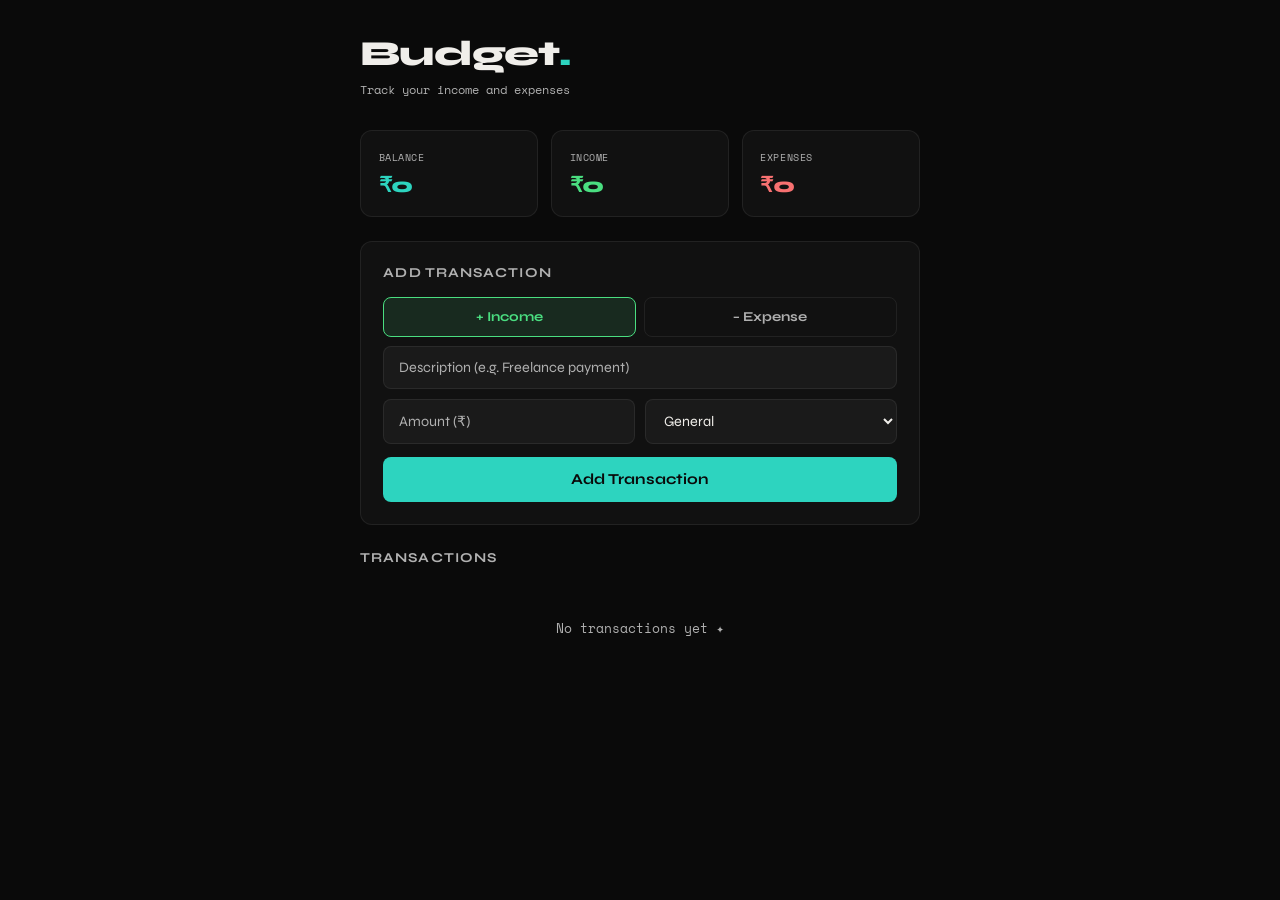
<file: projects/budget.html>
<!DOCTYPE html>
<html lang="en">
<head>
  <meta charset="UTF-8"/>
  <meta name="viewport" content="width=device-width, initial-scale=1.0"/>
  <title>Budget Tracker — Shubhansh</title>
  <link href="https://fonts.googleapis.com/css2?family=Syne:wght@400;600;700;800&family=Space+Mono:wght@400;700&display=swap" rel="stylesheet">
  <style>
    *, *::before, *::after { box-sizing: border-box; margin: 0; padding: 0; }

    :root {
      --bg: #0a0a0a;
      --bg2: #111;
      --bg3: #1a1a1a;
      --white: #f0eeea;
      --muted: #b0b0b0;
      --accent: #2dd4bf;
      --income: #4ade80;
      --expense: #f87171;
      --border: rgba(255,255,255,0.07);
    }

    body {
      background: var(--bg);
      color: var(--white);
      font-family: 'Syne', sans-serif;
      min-height: 100vh;
      padding: 2rem;
    }

    .app { max-width: 560px; margin: 0 auto; }

    .header { margin-bottom: 2rem; }
    .header h1 { font-size: 2.2rem; font-weight: 800; letter-spacing: -0.02em; }
    .header h1 span { color: var(--accent); }
    .header p { color: var(--muted); font-family: 'Space Mono', monospace; font-size: 0.75rem; margin-top: 0.4rem; }

    /* Summary Cards */
    .summary {
      display: grid;
      grid-template-columns: repeat(3, 1fr);
      gap: 0.8rem;
      margin-bottom: 1.5rem;
    }

    .summary-card {
      background: var(--bg2);
      border: 1px solid var(--border);
      border-radius: 12px;
      padding: 1.1rem;
    }

    .summary-label {
      font-family: 'Space Mono', monospace;
      font-size: 0.65rem;
      color: var(--muted);
      text-transform: uppercase;
      letter-spacing: 0.05em;
      margin-bottom: 0.5rem;
    }

    .summary-val {
      font-size: 1.3rem;
      font-weight: 800;
      letter-spacing: -0.02em;
    }

    .summary-val.balance { color: var(--accent); }
    .summary-val.income  { color: var(--income); }
    .summary-val.expense { color: var(--expense); }

    /* Add Form */
    .form-card {
      background: var(--bg2);
      border: 1px solid var(--border);
      border-radius: 12px;
      padding: 1.4rem;
      margin-bottom: 1.5rem;
    }

    .form-title {
      font-size: 0.85rem;
      font-weight: 700;
      color: var(--muted);
      text-transform: uppercase;
      letter-spacing: 0.08em;
      margin-bottom: 1rem;
    }

    .form-grid {
      display: grid;
      grid-template-columns: 1fr 1fr;
      gap: 0.6rem;
      margin-bottom: 0.6rem;
    }

    .form-grid input, .form-grid select, .form-full input {
      background: var(--bg3);
      border: 1px solid var(--border);
      border-radius: 8px;
      padding: 0.75rem 0.9rem;
      color: var(--white);
      font-family: 'Syne', sans-serif;
      font-size: 0.9rem;
      outline: none;
      width: 100%;
      transition: border-color 0.2s;
    }

    .form-grid input:focus, .form-grid select:focus, .form-full input:focus {
      border-color: var(--accent);
    }

    .form-grid input::placeholder, .form-full input::placeholder { color: var(--muted); }
    .form-grid select option { background: var(--bg2); }

    .form-full { margin-bottom: 0.6rem; }

    .type-row {
      display: flex;
      gap: 0.5rem;
      margin-bottom: 0.6rem;
    }

    .type-btn {
      flex: 1;
      padding: 0.65rem;
      border-radius: 8px;
      border: 1px solid var(--border);
      background: none;
      color: var(--muted);
      font-family: 'Syne', sans-serif;
      font-weight: 700;
      font-size: 0.85rem;
      cursor: pointer;
      transition: all 0.2s;
    }

    .type-btn.income.active  { background: rgba(74,222,128,0.12); border-color: var(--income); color: var(--income); }
    .type-btn.expense.active { background: rgba(248,113,113,0.12); border-color: var(--expense); color: var(--expense); }

    .add-btn {
      width: 100%;
      background: var(--accent);
      color: #0a0a0a;
      border: none;
      border-radius: 8px;
      padding: 0.85rem;
      font-family: 'Syne', sans-serif;
      font-weight: 700;
      font-size: 0.95rem;
      cursor: pointer;
      transition: opacity 0.2s;
      margin-top: 0.2rem;
    }

    .add-btn:hover { opacity: 0.85; }

    /* Transactions */
    .section-title {
      font-size: 0.85rem;
      font-weight: 700;
      color: var(--muted);
      text-transform: uppercase;
      letter-spacing: 0.08em;
      margin-bottom: 0.8rem;
    }

    .tx-list { display: flex; flex-direction: column; gap: 0.5rem; }

    .tx-item {
      display: flex;
      align-items: center;
      gap: 0.8rem;
      background: var(--bg2);
      border: 1px solid var(--border);
      border-radius: 10px;
      padding: 0.85rem 1rem;
      animation: slideIn 0.2s ease;
    }

    @keyframes slideIn {
      from { opacity: 0; transform: translateY(-6px); }
      to   { opacity: 1; transform: translateY(0); }
    }

    .tx-dot {
      width: 10px; height: 10px;
      border-radius: 50%;
      flex-shrink: 0;
    }

    .tx-dot.income  { background: var(--income); }
    .tx-dot.expense { background: var(--expense); }

    .tx-info { flex: 1; }
    .tx-name { font-size: 0.9rem; font-weight: 600; }
    .tx-cat  { font-family: 'Space Mono', monospace; font-size: 0.65rem; color: var(--muted); margin-top: 0.15rem; }

    .tx-amount { font-weight: 700; font-size: 0.95rem; }
    .tx-amount.income  { color: var(--income); }
    .tx-amount.expense { color: var(--expense); }

    .tx-delete {
      background: none;
      border: none;
      color: var(--muted);
      cursor: pointer;
      font-size: 0.85rem;
      padding: 0.2rem 0.4rem;
      border-radius: 4px;
      transition: all 0.2s;
      opacity: 0;
    }

    .tx-item:hover .tx-delete { opacity: 1; }
    .tx-delete:hover { color: var(--expense); }

    .empty {
      text-align: center;
      padding: 2.5rem 0;
      color: var(--muted);
      font-family: 'Space Mono', monospace;
      font-size: 0.8rem;
    }
  </style>
</head>
<body>
  <div class="app">
    <div class="header">
      <h1>Budget<span>.</span></h1>
      <p>Track your income and expenses</p>
    </div>

    <!-- Summary -->
    <div class="summary">
      <div class="summary-card">
        <div class="summary-label">Balance</div>
        <div class="summary-val balance" id="balance">₹0</div>
      </div>
      <div class="summary-card">
        <div class="summary-label">Income</div>
        <div class="summary-val income" id="totalIncome">₹0</div>
      </div>
      <div class="summary-card">
        <div class="summary-label">Expenses</div>
        <div class="summary-val expense" id="totalExpense">₹0</div>
      </div>
    </div>

    <!-- Add Transaction -->
    <div class="form-card">
      <div class="form-title">Add Transaction</div>
      <div class="type-row">
        <button class="type-btn income active" id="incomeBtn" onclick="setType('income')">+ Income</button>
        <button class="type-btn expense" id="expenseBtn" onclick="setType('expense')">− Expense</button>
      </div>
      <div class="form-full">
        <input type="text" id="txName" placeholder="Description (e.g. Freelance payment)" />
      </div>
      <div class="form-grid">
        <input type="number" id="txAmount" placeholder="Amount (₹)" min="0" />
        <select id="txCategory">
          <option value="General">General</option>
          <option value="Food">Food</option>
          <option value="Transport">Transport</option>
          <option value="Shopping">Shopping</option>
          <option value="Freelance">Freelance</option>
          <option value="Education">Education</option>
          <option value="Other">Other</option>
        </select>
      </div>
      <button class="add-btn" onclick="addTransaction()">Add Transaction</button>
    </div>

    <!-- Transaction List -->
    <div class="section-title">Transactions</div>
    <div class="tx-list" id="txList"></div>
  </div>

  <script>
    let transactions = JSON.parse(localStorage.getItem('budget_txs') || '[]');
    let currentType = 'income';

    function save() { localStorage.setItem('budget_txs', JSON.stringify(transactions)); }

    function setType(type) {
      currentType = type;
      document.getElementById('incomeBtn').classList.toggle('active', type === 'income');
      document.getElementById('expenseBtn').classList.toggle('active', type === 'expense');
    }

    function fmt(n) { return '₹' + Math.abs(n).toLocaleString('en-IN'); }

    function addTransaction() {
      const name   = document.getElementById('txName').value.trim();
      const amount = parseFloat(document.getElementById('txAmount').value);
      const cat    = document.getElementById('txCategory').value;

      if (!name || isNaN(amount) || amount <= 0) return;

      transactions.unshift({
        id: Date.now(),
        name, amount, cat,
        type: currentType
      });

      document.getElementById('txName').value = '';
      document.getElementById('txAmount').value = '';
      save(); render();
    }

    function deleteTx(id) {
      transactions = transactions.filter(t => t.id !== id);
      save(); render();
    }

    function render() {
      const income  = transactions.filter(t => t.type === 'income').reduce((s, t) => s + t.amount, 0);
      const expense = transactions.filter(t => t.type === 'expense').reduce((s, t) => s + t.amount, 0);
      const balance = income - expense;

      document.getElementById('balance').textContent      = fmt(balance);
      document.getElementById('totalIncome').textContent  = fmt(income);
      document.getElementById('totalExpense').textContent = fmt(expense);

      document.getElementById('balance').style.color =
        balance >= 0 ? 'var(--accent)' : 'var(--expense)';

      const list = document.getElementById('txList');
      if (transactions.length === 0) {
        list.innerHTML = `<div class="empty">No transactions yet ✦</div>`;
        return;
      }

      list.innerHTML = transactions.map(t => `
        <div class="tx-item">
          <div class="tx-dot ${t.type}"></div>
          <div class="tx-info">
            <div class="tx-name">${t.name}</div>
            <div class="tx-cat">${t.cat}</div>
          </div>
          <div class="tx-amount ${t.type}">${t.type === 'income' ? '+' : '−'}${fmt(t.amount)}</div>
          <button class="tx-delete" onclick="deleteTx(${t.id})">✕</button>
        </div>
      `).join('');
    }

    render();
  </script>
</body>
</html>
</file>
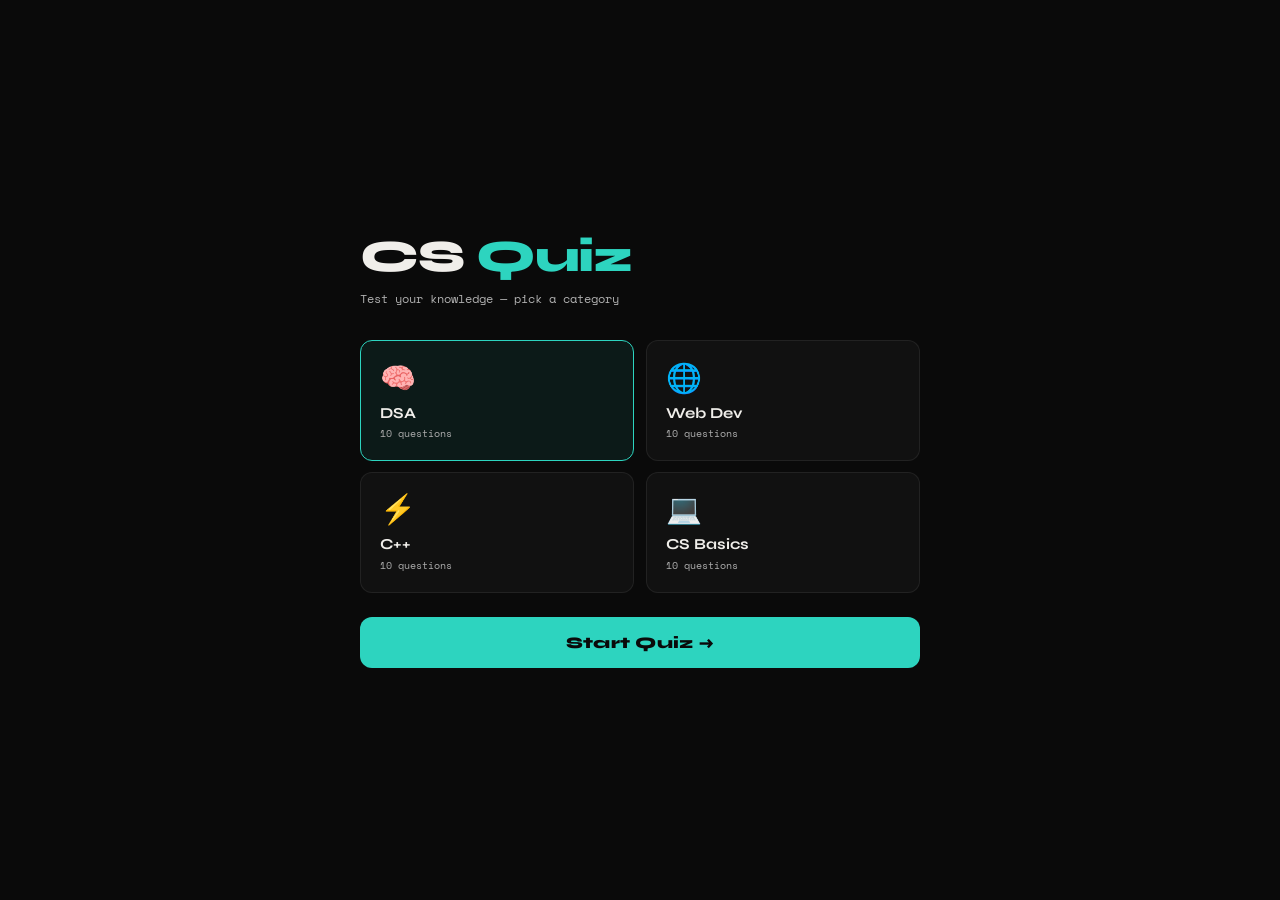
<file: projects/quiz.html>
<!DOCTYPE html>
<html lang="en">
<head>
  <meta charset="UTF-8"/>
  <meta name="viewport" content="width=device-width, initial-scale=1.0"/>
  <title>CS Quiz — Shubhansh</title>
  <link href="https://fonts.googleapis.com/css2?family=Syne:wght@400;600;700;800&family=Space+Mono:wght@400;700&display=swap" rel="stylesheet">
  <style>
    *, *::before, *::after { box-sizing: border-box; margin: 0; padding: 0; }

    :root {
      --bg: #0a0a0a;
      --bg2: #111;
      --bg3: #1a1a1a;
      --white: #f0eeea;
      --muted: #b0b0b0;
      --accent: #2dd4bf;
      --correct: #4ade80;
      --wrong: #f87171;
      --border: rgba(255,255,255,0.07);
    }

    body {
      background: var(--bg);
      color: var(--white);
      font-family: 'Syne', sans-serif;
      min-height: 100vh;
      display: flex;
      align-items: center;
      justify-content: center;
      padding: 2rem;
    }

    .app { width: 100%; max-width: 560px; }

    /* SCREEN MANAGEMENT */
    .screen { display: none; animation: fadeUp 0.3s ease; }
    .screen.active { display: block; }

    @keyframes fadeUp {
      from { opacity: 0; transform: translateY(14px); }
      to   { opacity: 1; transform: translateY(0); }
    }

    /* START SCREEN */
    .start-header h1 { font-size: 2.8rem; font-weight: 800; letter-spacing: -0.03em; line-height: 1.1; margin-bottom: 0.5rem; }
    .start-header h1 span { color: var(--accent); }
    .start-header p { color: var(--muted); font-family: 'Space Mono', monospace; font-size: 0.78rem; margin-bottom: 2rem; }

    .category-grid {
      display: grid;
      grid-template-columns: 1fr 1fr;
      gap: 0.7rem;
      margin-bottom: 1.5rem;
    }

    .cat-card {
      background: var(--bg2);
      border: 1px solid var(--border);
      border-radius: 12px;
      padding: 1.2rem;
      cursor: pointer;
      transition: all 0.2s;
      text-align: left;
    }

    .cat-card:hover { border-color: var(--accent); transform: translateY(-2px); }
    .cat-card.selected { border-color: var(--accent); background: rgba(45,212,191,0.08); }

    .cat-icon { font-size: 1.8rem; margin-bottom: 0.5rem; }
    .cat-name { font-size: 0.95rem; font-weight: 700; }
    .cat-count { font-family: 'Space Mono', monospace; font-size: 0.65rem; color: var(--muted); margin-top: 0.2rem; }

    .start-btn {
      width: 100%;
      background: var(--accent);
      color: #0a0a0a;
      border: none;
      border-radius: 12px;
      padding: 1rem;
      font-family: 'Syne', sans-serif;
      font-weight: 800;
      font-size: 1rem;
      cursor: pointer;
      transition: opacity 0.2s, transform 0.1s;
      letter-spacing: 0.02em;
    }

    .start-btn:hover { opacity: 0.85; }
    .start-btn:active { transform: scale(0.98); }

    /* QUIZ SCREEN */
    .quiz-top {
      display: flex;
      justify-content: space-between;
      align-items: center;
      margin-bottom: 1.5rem;
    }

    .quiz-progress-text {
      font-family: 'Space Mono', monospace;
      font-size: 0.75rem;
      color: var(--muted);
    }

    .quiz-score-badge {
      background: var(--bg2);
      border: 1px solid var(--border);
      border-radius: 100px;
      padding: 0.3rem 0.8rem;
      font-family: 'Space Mono', monospace;
      font-size: 0.72rem;
      color: var(--accent);
    }

    .progress-bar {
      height: 3px;
      background: var(--bg2);
      border-radius: 3px;
      margin-bottom: 2rem;
      overflow: hidden;
    }

    .progress-fill {
      height: 100%;
      background: var(--accent);
      border-radius: 3px;
      transition: width 0.4s ease;
    }

    .question-card {
      background: var(--bg2);
      border: 1px solid var(--border);
      border-radius: 16px;
      padding: 1.8rem;
      margin-bottom: 1rem;
    }

    .question-label {
      font-family: 'Space Mono', monospace;
      font-size: 0.65rem;
      color: var(--accent);
      text-transform: uppercase;
      letter-spacing: 0.1em;
      margin-bottom: 0.8rem;
    }

    .question-text {
      font-size: 1.15rem;
      font-weight: 700;
      line-height: 1.5;
    }

    .options-grid {
      display: flex;
      flex-direction: column;
      gap: 0.6rem;
    }

    .option-btn {
      background: var(--bg2);
      border: 1px solid var(--border);
      border-radius: 10px;
      padding: 0.9rem 1.1rem;
      color: var(--white);
      font-family: 'Syne', sans-serif;
      font-size: 0.92rem;
      font-weight: 600;
      cursor: pointer;
      text-align: left;
      transition: all 0.2s;
      display: flex;
      align-items: center;
      gap: 0.8rem;
    }

    .option-btn:hover:not(:disabled) { border-color: var(--accent); background: rgba(45,212,191,0.05); }

    .option-btn.correct { border-color: var(--correct); background: rgba(74,222,128,0.1); color: var(--correct); }
    .option-btn.wrong   { border-color: var(--wrong);   background: rgba(248,113,113,0.1); color: var(--wrong); }

    .option-letter {
      width: 26px; height: 26px;
      border-radius: 6px;
      background: var(--bg3);
      display: flex; align-items: center; justify-content: center;
      font-family: 'Space Mono', monospace;
      font-size: 0.7rem;
      flex-shrink: 0;
      transition: all 0.2s;
    }

    .option-btn.correct .option-letter { background: var(--correct); color: #0a0a0a; }
    .option-btn.wrong   .option-letter { background: var(--wrong);   color: #0a0a0a; }

    .next-btn {
      width: 100%;
      background: var(--accent);
      color: #0a0a0a;
      border: none;
      border-radius: 10px;
      padding: 0.9rem;
      font-family: 'Syne', sans-serif;
      font-weight: 800;
      font-size: 0.95rem;
      cursor: pointer;
      transition: opacity 0.2s;
      margin-top: 0.5rem;
      display: none;
    }

    .next-btn.show { display: block; }
    .next-btn:hover { opacity: 0.85; }

    /* RESULT SCREEN */
    .result-card {
      background: var(--bg2);
      border: 1px solid var(--border);
      border-radius: 16px;
      padding: 2.5rem;
      text-align: center;
      margin-bottom: 1.5rem;
    }

    .result-emoji { font-size: 3.5rem; margin-bottom: 1rem; }
    .result-title { font-size: 1.8rem; font-weight: 800; margin-bottom: 0.4rem; }
    .result-sub { color: var(--muted); font-family: 'Space Mono', monospace; font-size: 0.78rem; margin-bottom: 2rem; }

    .score-big {
      font-size: 4rem;
      font-weight: 800;
      color: var(--accent);
      letter-spacing: -0.04em;
      line-height: 1;
      margin-bottom: 0.3rem;
    }

    .score-label { color: var(--muted); font-family: 'Space Mono', monospace; font-size: 0.75rem; }

    .result-stats {
      display: grid;
      grid-template-columns: repeat(3, 1fr);
      gap: 1rem;
      margin-top: 1.5rem;
      padding-top: 1.5rem;
      border-top: 1px solid var(--border);
    }

    .res-stat-val { font-size: 1.3rem; font-weight: 800; }
    .res-stat-val.c { color: var(--correct); }
    .res-stat-val.w { color: var(--wrong); }
    .res-stat-label { font-family: 'Space Mono', monospace; font-size: 0.65rem; color: var(--muted); margin-top: 0.2rem; }

    .retry-btn {
      width: 100%;
      background: var(--accent);
      color: #0a0a0a;
      border: none;
      border-radius: 12px;
      padding: 1rem;
      font-family: 'Syne', sans-serif;
      font-weight: 800;
      font-size: 1rem;
      cursor: pointer;
      transition: opacity 0.2s;
    }

    .retry-btn:hover { opacity: 0.85; }
  </style>
</head>
<body>
<div class="app">

  <!-- START SCREEN -->
  <div class="screen active" id="startScreen">
    <div class="start-header">
      <h1>CS <span>Quiz</span></h1>
      <p>Test your knowledge — pick a category</p>
    </div>
    <div class="category-grid">
      <div class="cat-card selected" onclick="selectCat(this, 'dsa')">
        <div class="cat-icon">🧠</div>
        <div class="cat-name">DSA</div>
        <div class="cat-count">10 questions</div>
      </div>
      <div class="cat-card" onclick="selectCat(this, 'webdev')">
        <div class="cat-icon">🌐</div>
        <div class="cat-name">Web Dev</div>
        <div class="cat-count">10 questions</div>
      </div>
      <div class="cat-card" onclick="selectCat(this, 'cpp')">
        <div class="cat-icon">⚡</div>
        <div class="cat-name">C++</div>
        <div class="cat-count">10 questions</div>
      </div>
      <div class="cat-card" onclick="selectCat(this, 'cs')">
        <div class="cat-icon">💻</div>
        <div class="cat-name">CS Basics</div>
        <div class="cat-count">10 questions</div>
      </div>
    </div>
    <button class="start-btn" onclick="startQuiz()">Start Quiz →</button>
  </div>

  <!-- QUIZ SCREEN -->
  <div class="screen" id="quizScreen">
    <div class="quiz-top">
      <span class="quiz-progress-text" id="progressText">Question 1 of 10</span>
      <span class="quiz-score-badge" id="scoreBadge">Score: 0</span>
    </div>
    <div class="progress-bar"><div class="progress-fill" id="progressFill" style="width:0%"></div></div>
    <div class="question-card">
      <div class="question-label" id="categoryLabel">DSA</div>
      <div class="question-text" id="questionText"></div>
    </div>
    <div class="options-grid" id="optionsGrid"></div>
    <button class="next-btn" id="nextBtn" onclick="nextQuestion()">Next →</button>
  </div>

  <!-- RESULT SCREEN -->
  <div class="screen" id="resultScreen">
    <div class="result-card">
      <div class="result-emoji" id="resultEmoji"></div>
      <div class="result-title" id="resultTitle"></div>
      <div class="result-sub" id="resultSub"></div>
      <div class="score-big" id="scoreBig"></div>
      <div class="score-label">Your Score</div>
      <div class="result-stats">
        <div>
          <div class="res-stat-val c" id="correctCount"></div>
          <div class="res-stat-label">Correct</div>
        </div>
        <div>
          <div class="res-stat-val w" id="wrongCount"></div>
          <div class="res-stat-label">Wrong</div>
        </div>
        <div>
          <div class="res-stat-val" id="accuracy"></div>
          <div class="res-stat-label">Accuracy</div>
        </div>
      </div>
    </div>
    <button class="retry-btn" onclick="goHome()">Try Again →</button>
  </div>

</div>

<script>
  const questions = {
    dsa: [
      { q: "What is the time complexity of Binary Search?", options: ["O(n)", "O(log n)", "O(n²)", "O(1)"], ans: 1 },
      { q: "Which data structure uses LIFO order?", options: ["Queue", "Stack", "Heap", "Tree"], ans: 1 },
      { q: "What is the worst case time complexity of QuickSort?", options: ["O(n log n)", "O(n)", "O(n²)", "O(log n)"], ans: 2 },
      { q: "Which traversal of a BST gives sorted output?", options: ["Preorder", "Postorder", "Inorder", "Level Order"], ans: 2 },
      { q: "What is the space complexity of Merge Sort?", options: ["O(1)", "O(log n)", "O(n)", "O(n²)"], ans: 2 },
      { q: "Which data structure is used in BFS?", options: ["Stack", "Queue", "Heap", "Graph"], ans: 1 },
      { q: "What is a complete binary tree?", options: ["All nodes have 2 children", "All levels filled except possibly last", "Height is log n", "Root has no parent"], ans: 1 },
      { q: "Time complexity of inserting into a Hash Table (average)?", options: ["O(n)", "O(log n)", "O(1)", "O(n²)"], ans: 2 },
      { q: "Which algorithm is used for finding shortest path in unweighted graph?", options: ["DFS", "BFS", "Dijkstra", "Bellman-Ford"], ans: 1 },
      { q: "What does DP stand for in algorithms?", options: ["Data Processing", "Dynamic Programming", "Direct Path", "Deep Parsing"], ans: 1 },
    ],
    webdev: [
      { q: "Which HTML tag is used to link CSS?", options: ["<style>", "<css>", "<link>", "<script>"], ans: 2 },
      { q: "What does CSS stand for?", options: ["Computer Style Sheets", "Cascading Style Sheets", "Creative Style System", "Coded Style Syntax"], ans: 1 },
      { q: "Which JS method removes the last element of an array?", options: [".shift()", ".pop()", ".splice()", ".slice()"], ans: 1 },
      { q: "What is the default value of position in CSS?", options: ["relative", "absolute", "fixed", "static"], ans: 3 },
      { q: "Which HTTP method is used to send data to a server?", options: ["GET", "PUT", "POST", "DELETE"], ans: 2 },
      { q: "What does DOM stand for?", options: ["Document Object Model", "Data Object Manager", "Dynamic Object Method", "Document Order Map"], ans: 0 },
      { q: "Which CSS property controls text size?", options: ["text-size", "font-size", "text-scale", "font-weight"], ans: 1 },
      { q: "What is the correct way to declare a JS variable (modern)?", options: ["var x = 5", "let x = 5", "int x = 5", "dim x = 5"], ans: 1 },
      { q: "Which tag creates a hyperlink in HTML?", options: ["<link>", "<href>", "<a>", "<url>"], ans: 2 },
      { q: "What does API stand for?", options: ["Application Programming Interface", "App Process Integration", "Automated Program Input", "Applied Protocol Index"], ans: 0 },
    ],
    cpp: [
      { q: "What is the correct syntax to output text in C++?", options: ["Console.WriteLine()", "print()", "cout <<", "printf only"], ans: 2 },
      { q: "Which header file is required for cout?", options: ["<stdio.h>", "<iostream>", "<conio.h>", "<stdlib.h>"], ans: 1 },
      { q: "What is the size of int in C++ (typically)?", options: ["2 bytes", "4 bytes", "8 bytes", "1 byte"], ans: 1 },
      { q: "What does '&' mean in a function parameter in C++?", options: ["Pointer", "Reference", "Address", "Bitwise AND"], ans: 1 },
      { q: "Which keyword is used to define a class in C++?", options: ["struct", "object", "class", "type"], ans: 2 },
      { q: "What is a vector in C++?", options: ["A math concept", "A dynamic array", "A pointer type", "A sorting algorithm"], ans: 1 },
      { q: "What does 'auto' keyword do in C++?", options: ["Automatic memory allocation", "Type inference", "Auto increment", "None of these"], ans: 1 },
      { q: "Which loop is guaranteed to execute at least once?", options: ["for", "while", "do-while", "foreach"], ans: 2 },
      { q: "What is the time complexity of std::sort in C++?", options: ["O(n)", "O(n²)", "O(n log n)", "O(log n)"], ans: 2 },
      { q: "What does 'endl' do in C++?", options: ["Ends the program", "Inserts newline and flushes", "Ends a loop", "Declares end variable"], ans: 1 },
    ],
    cs: [
      { q: "What does CPU stand for?", options: ["Central Process Unit", "Central Processing Unit", "Core Processing Utility", "Computer Processing Unit"], ans: 1 },
      { q: "What is the binary representation of decimal 10?", options: ["1010", "1100", "1001", "1110"], ans: 0 },
      { q: "Which layer of OSI model handles routing?", options: ["Data Link", "Transport", "Network", "Session"], ans: 2 },
      { q: "What is a deadlock in OS?", options: ["System crash", "Two processes waiting for each other forever", "Memory overflow", "CPU overload"], ans: 1 },
      { q: "What does RAM stand for?", options: ["Read Access Memory", "Random Access Memory", "Rapid Application Memory", "Read And Modify"], ans: 1 },
      { q: "Which sorting algorithm has best average case O(n log n)?", options: ["Bubble Sort", "Insertion Sort", "Merge Sort", "Selection Sort"], ans: 2 },
      { q: "What is a primary key in a database?", options: ["First column", "Unique identifier for each row", "Auto-increment field", "Foreign key reference"], ans: 1 },
      { q: "What does HTTP stand for?", options: ["HyperText Transfer Protocol", "High Text Transport Protocol", "HyperText Transmission Process", "Host Transfer Text Protocol"], ans: 0 },
      { q: "Which gate outputs 1 only when both inputs are 1?", options: ["OR", "NOT", "AND", "XOR"], ans: 2 },
      { q: "What is a compiler?", options: ["Runs code line by line", "Translates entire source code to machine code", "Only checks syntax", "Manages memory"], ans: 1 },
    ]
  };

  let selectedCat = 'dsa';
  let currentQ = 0;
  let score = 0;
  let correct = 0;
  let wrong = 0;
  let quizQuestions = [];
  let answered = false;

  const letters = ['A', 'B', 'C', 'D'];

  function selectCat(el, cat) {
    document.querySelectorAll('.cat-card').forEach(c => c.classList.remove('selected'));
    el.classList.add('selected');
    selectedCat = cat;
  }

  function startQuiz() {
    quizQuestions = [...questions[selectedCat]].sort(() => Math.random() - 0.5);
    currentQ = 0; score = 0; correct = 0; wrong = 0;
    showScreen('quizScreen');
    renderQuestion();
  }

  function renderQuestion() {
    answered = false;
    const q = quizQuestions[currentQ];
    const total = quizQuestions.length;

    document.getElementById('progressText').textContent = `Question ${currentQ + 1} of ${total}`;
    document.getElementById('scoreBadge').textContent = `Score: ${score}`;
    document.getElementById('progressFill').style.width = `${(currentQ / total) * 100}%`;
    document.getElementById('categoryLabel').textContent = selectedCat.toUpperCase();
    document.getElementById('questionText').textContent = q.q;
    document.getElementById('nextBtn').classList.remove('show');

    const grid = document.getElementById('optionsGrid');
    grid.innerHTML = q.options.map((opt, i) => `
      <button class="option-btn" onclick="selectAnswer(this, ${i})">
        <span class="option-letter">${letters[i]}</span>
        ${opt}
      </button>
    `).join('');
  }

  function selectAnswer(btn, idx) {
    if (answered) return;
    answered = true;

    const q = quizQuestions[currentQ];
    const btns = document.querySelectorAll('.option-btn');

    btns.forEach((b, i) => {
      b.disabled = true;
      if (i === q.ans) b.classList.add('correct');
    });

    if (idx === q.ans) {
      score += 10; correct++;
    } else {
      btn.classList.add('wrong');
      wrong++;
    }

    document.getElementById('scoreBadge').textContent = `Score: ${score}`;
    document.getElementById('nextBtn').classList.add('show');
    document.getElementById('nextBtn').textContent =
      currentQ < quizQuestions.length - 1 ? 'Next →' : 'See Results →';
  }

  function nextQuestion() {
    currentQ++;
    if (currentQ < quizQuestions.length) {
      renderQuestion();
    } else {
      showResult();
    }
  }

  function showResult() {
    const total = quizQuestions.length;
    const pct = Math.round((correct / total) * 100);

    const ratings = [
      { min: 90, emoji: '🏆', title: 'Outstanding!',  sub: 'You really know your stuff.' },
      { min: 70, emoji: '🎯', title: 'Great Job!',     sub: 'Strong performance overall.' },
      { min: 50, emoji: '👍', title: 'Not Bad!',       sub: 'Keep practicing to improve.' },
      { min: 0,  emoji: '📚', title: 'Keep Grinding!', sub: 'More practice = more progress.' },
    ];

    const r = ratings.find(x => pct >= x.min);
    document.getElementById('resultEmoji').textContent = r.emoji;
    document.getElementById('resultTitle').textContent = r.title;
    document.getElementById('resultSub').textContent   = r.sub;
    document.getElementById('scoreBig').textContent    = `${score}/${total * 10}`;
    document.getElementById('correctCount').textContent = correct;
    document.getElementById('wrongCount').textContent   = wrong;
    document.getElementById('accuracy').textContent     = pct + '%';

    showScreen('resultScreen');
  }

  function goHome() { showScreen('startScreen'); }

  function showScreen(id) {
    document.querySelectorAll('.screen').forEach(s => s.classList.remove('active'));
    document.getElementById(id).classList.add('active');
  }
</script>
</body>
</html>
</file>
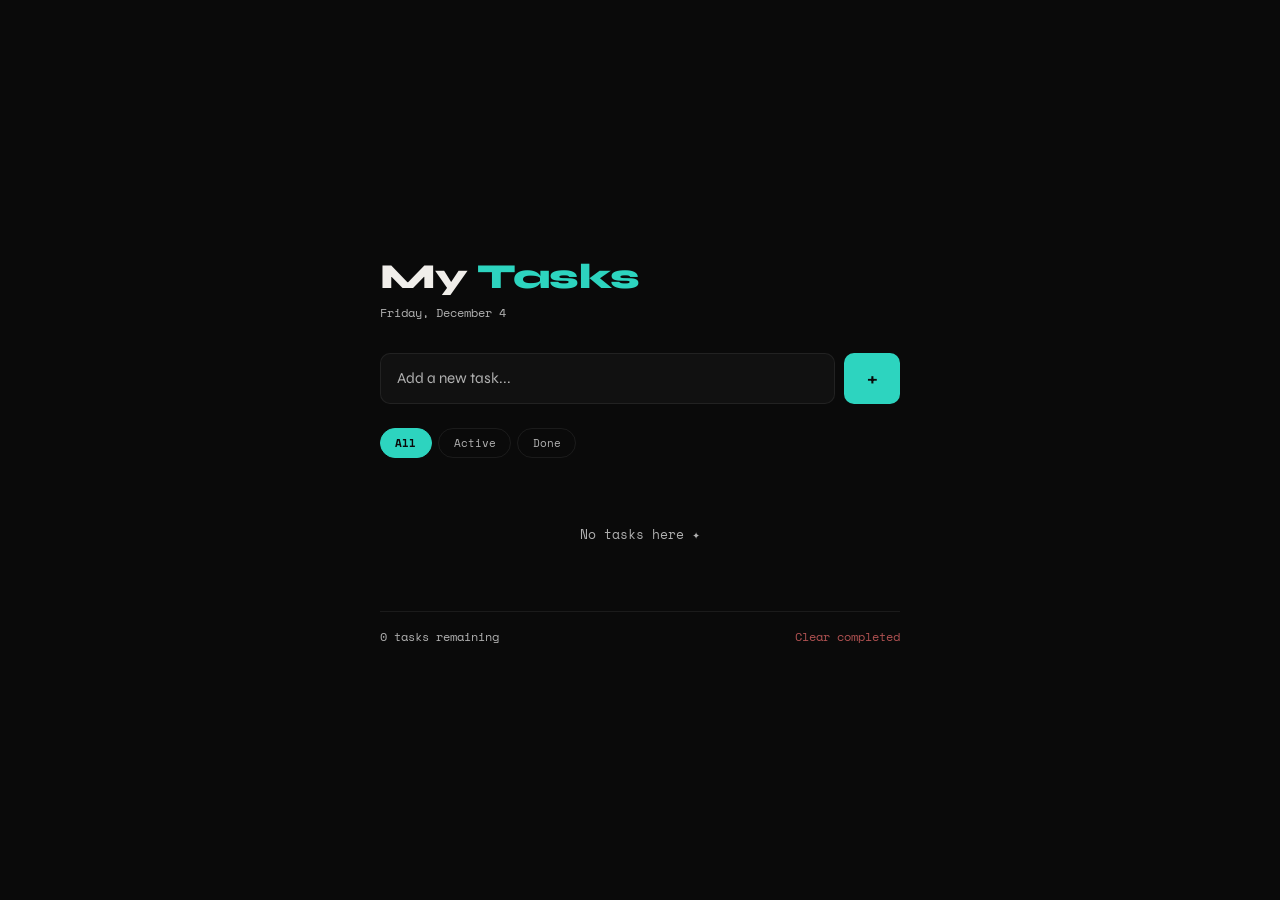
<file: projects/todo.html>
<!DOCTYPE html>
<html lang="en">
<head>
  <meta charset="UTF-8"/>
  <meta name="viewport" content="width=device-width, initial-scale=1.0"/>
  <title>Todo App — Shubhansh</title>
  <link href="https://fonts.googleapis.com/css2?family=Syne:wght@400;600;700;800&family=Space+Mono:wght@400;700&display=swap" rel="stylesheet">
  <style>
    *, *::before, *::after { box-sizing: border-box; margin: 0; padding: 0; }

    :root {
      --bg: #0a0a0a;
      --bg2: #111;
      --bg3: #1a1a1a;
      --white: #f0eeea;
      --muted: #b0b0b0;
      --accent: #2dd4bf;
      --danger: #f87171;
      --border: rgba(255,255,255,0.07);
    }

    body {
      background: var(--bg);
      color: var(--white);
      font-family: 'Syne', sans-serif;
      min-height: 100vh;
      display: flex;
      align-items: center;
      justify-content: center;
      padding: 2rem;
    }

    .app {
      width: 100%;
      max-width: 520px;
    }

    .header {
      margin-bottom: 2rem;
    }

    .header h1 {
      font-size: 2.2rem;
      font-weight: 800;
      letter-spacing: -0.02em;
    }

    .header h1 span { color: var(--accent); }

    .header p {
      color: var(--muted);
      font-family: 'Space Mono', monospace;
      font-size: 0.75rem;
      margin-top: 0.4rem;
    }

    .input-row {
      display: flex;
      gap: 0.6rem;
      margin-bottom: 1.5rem;
    }

    .input-row input {
      flex: 1;
      background: var(--bg2);
      border: 1px solid var(--border);
      border-radius: 10px;
      padding: 0.85rem 1rem;
      color: var(--white);
      font-family: 'Syne', sans-serif;
      font-size: 0.95rem;
      outline: none;
      transition: border-color 0.2s;
    }

    .input-row input:focus { border-color: var(--accent); }
    .input-row input::placeholder { color: var(--muted); }

    .input-row button {
      background: var(--accent);
      color: #0a0a0a;
      border: none;
      border-radius: 10px;
      padding: 0.85rem 1.4rem;
      font-family: 'Syne', sans-serif;
      font-weight: 700;
      font-size: 1.2rem;
      cursor: pointer;
      transition: opacity 0.2s, transform 0.1s;
    }

    .input-row button:hover { opacity: 0.85; }
    .input-row button:active { transform: scale(0.96); }

    .filters {
      display: flex;
      gap: 0.4rem;
      margin-bottom: 1.2rem;
    }

    .filter-btn {
      background: none;
      border: 1px solid var(--border);
      border-radius: 100px;
      padding: 0.35rem 0.9rem;
      color: var(--muted);
      font-family: 'Space Mono', monospace;
      font-size: 0.7rem;
      cursor: pointer;
      transition: all 0.2s;
    }

    .filter-btn.active {
      background: var(--accent);
      border-color: var(--accent);
      color: #0a0a0a;
      font-weight: 700;
    }

    .todo-list {
      display: flex;
      flex-direction: column;
      gap: 0.5rem;
    }

    .todo-item {
      display: flex;
      align-items: center;
      gap: 0.8rem;
      background: var(--bg2);
      border: 1px solid var(--border);
      border-radius: 10px;
      padding: 0.9rem 1rem;
      animation: slideIn 0.25s ease;
      transition: border-color 0.2s;
    }

    .todo-item:hover { border-color: rgba(255,255,255,0.12); }

    @keyframes slideIn {
      from { opacity: 0; transform: translateY(-8px); }
      to   { opacity: 1; transform: translateY(0); }
    }

    .todo-check {
      width: 20px; height: 20px;
      border-radius: 50%;
      border: 2px solid var(--border);
      cursor: pointer;
      flex-shrink: 0;
      display: flex; align-items: center; justify-content: center;
      transition: all 0.2s;
    }

    .todo-check.done {
      background: var(--accent);
      border-color: var(--accent);
    }

    .todo-check.done::after {
      content: '✓';
      font-size: 0.7rem;
      color: #0a0a0a;
      font-weight: 700;
    }

    .todo-text {
      flex: 1;
      font-size: 0.95rem;
      transition: all 0.2s;
    }

    .todo-text.done {
      text-decoration: line-through;
      color: var(--muted);
    }

    .todo-delete {
      background: none;
      border: none;
      color: var(--muted);
      cursor: pointer;
      font-size: 1rem;
      padding: 0.2rem 0.4rem;
      border-radius: 6px;
      transition: all 0.2s;
      opacity: 0;
    }

    .todo-item:hover .todo-delete { opacity: 1; }
    .todo-delete:hover { color: var(--danger); background: rgba(248,113,113,0.1); }

    .empty {
      text-align: center;
      padding: 3rem 0;
      color: var(--muted);
      font-family: 'Space Mono', monospace;
      font-size: 0.8rem;
    }

    .stats {
      display: flex;
      justify-content: space-between;
      align-items: center;
      margin-top: 1.2rem;
      padding-top: 1rem;
      border-top: 1px solid var(--border);
    }

    .stats span {
      font-family: 'Space Mono', monospace;
      font-size: 0.72rem;
      color: var(--muted);
    }

    .clear-btn {
      background: none;
      border: none;
      color: var(--danger);
      font-family: 'Space Mono', monospace;
      font-size: 0.72rem;
      cursor: pointer;
      opacity: 0.7;
      transition: opacity 0.2s;
    }

    .clear-btn:hover { opacity: 1; }
  </style>
</head>
<body>
  <div class="app">
    <div class="header">
      <h1>My <span>Tasks</span></h1>
      <p id="dateDisplay"></p>
    </div>

    <div class="input-row">
      <input type="text" id="todoInput" placeholder="Add a new task..." />
      <button onclick="addTodo()">+</button>
    </div>

    <div class="filters">
      <button class="filter-btn active" onclick="setFilter('all', this)">All</button>
      <button class="filter-btn" onclick="setFilter('active', this)">Active</button>
      <button class="filter-btn" onclick="setFilter('done', this)">Done</button>
    </div>

    <div class="todo-list" id="todoList"></div>

    <div class="stats">
      <span id="statsText">0 tasks remaining</span>
      <button class="clear-btn" onclick="clearDone()">Clear completed</button>
    </div>
  </div>

  <script>
    let todos = JSON.parse(localStorage.getItem('todos') || '[]');
    let filter = 'all';

    // Date display
    document.getElementById('dateDisplay').textContent =
      new Date().toLocaleDateString('en-US', { weekday: 'long', month: 'long', day: 'numeric' });

    function save() { localStorage.setItem('todos', JSON.stringify(todos)); }

    function addTodo() {
      const input = document.getElementById('todoInput');
      const text = input.value.trim();
      if (!text) return;
      todos.unshift({ id: Date.now(), text, done: false });
      input.value = '';
      save();
      render();
    }

    function toggle(id) {
      todos = todos.map(t => t.id === id ? { ...t, done: !t.done } : t);
      save(); render();
    }

    function deleteTodo(id) {
      todos = todos.filter(t => t.id !== id);
      save(); render();
    }

    function clearDone() {
      todos = todos.filter(t => !t.done);
      save(); render();
    }

    function setFilter(f, btn) {
      filter = f;
      document.querySelectorAll('.filter-btn').forEach(b => b.classList.remove('active'));
      btn.classList.add('active');
      render();
    }

    function render() {
      const list = document.getElementById('todoList');
      const filtered = todos.filter(t =>
        filter === 'all' ? true : filter === 'done' ? t.done : !t.done
      );

      if (filtered.length === 0) {
        list.innerHTML = `<div class="empty">No tasks here ✦</div>`;
      } else {
        list.innerHTML = filtered.map(t => `
          <div class="todo-item">
            <div class="todo-check ${t.done ? 'done' : ''}" onclick="toggle(${t.id})"></div>
            <span class="todo-text ${t.done ? 'done' : ''}">${t.text}</span>
            <button class="todo-delete" onclick="deleteTodo(${t.id})">✕</button>
          </div>
        `).join('');
      }

      const remaining = todos.filter(t => !t.done).length;
      document.getElementById('statsText').textContent =
        `${remaining} task${remaining !== 1 ? 's' : ''} remaining`;
    }

    document.getElementById('todoInput').addEventListener('keydown', e => {
      if (e.key === 'Enter') addTodo();
    });

    render();
  </script>
</body>
</html>
</file>
